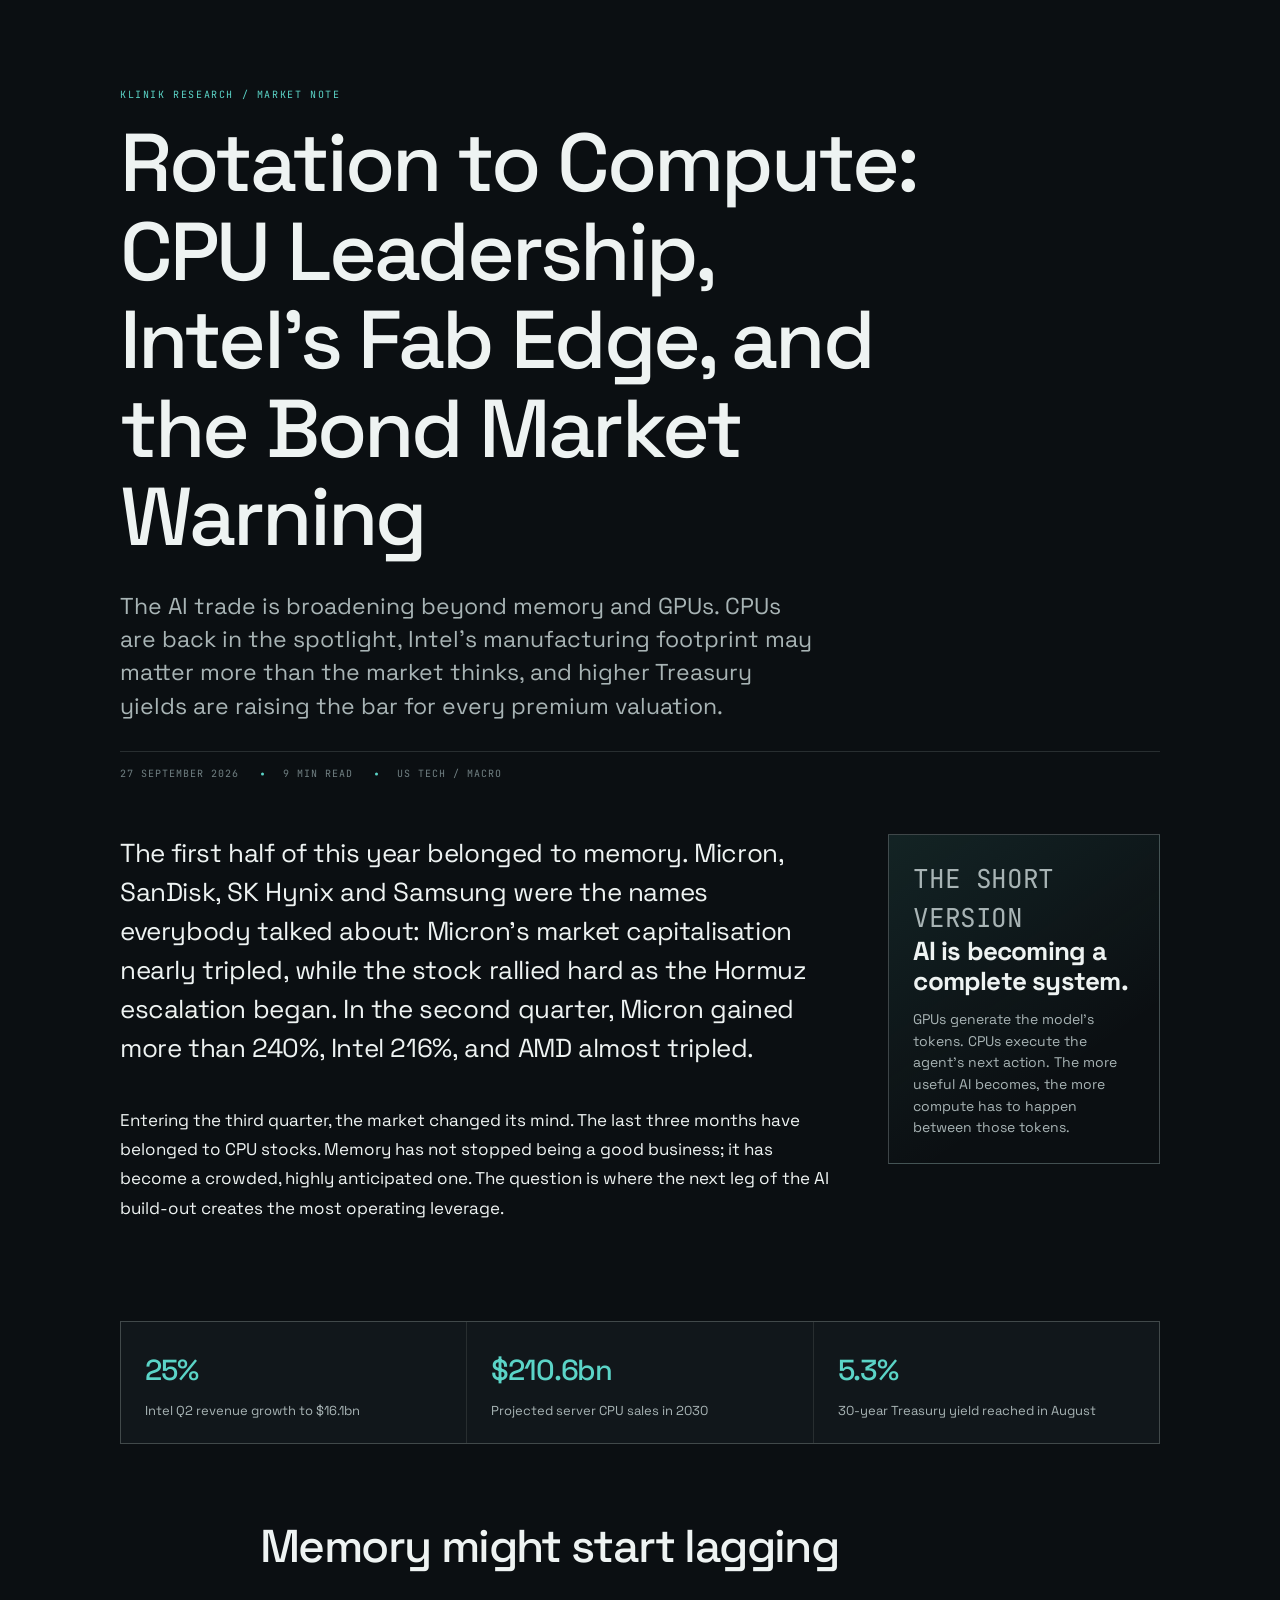
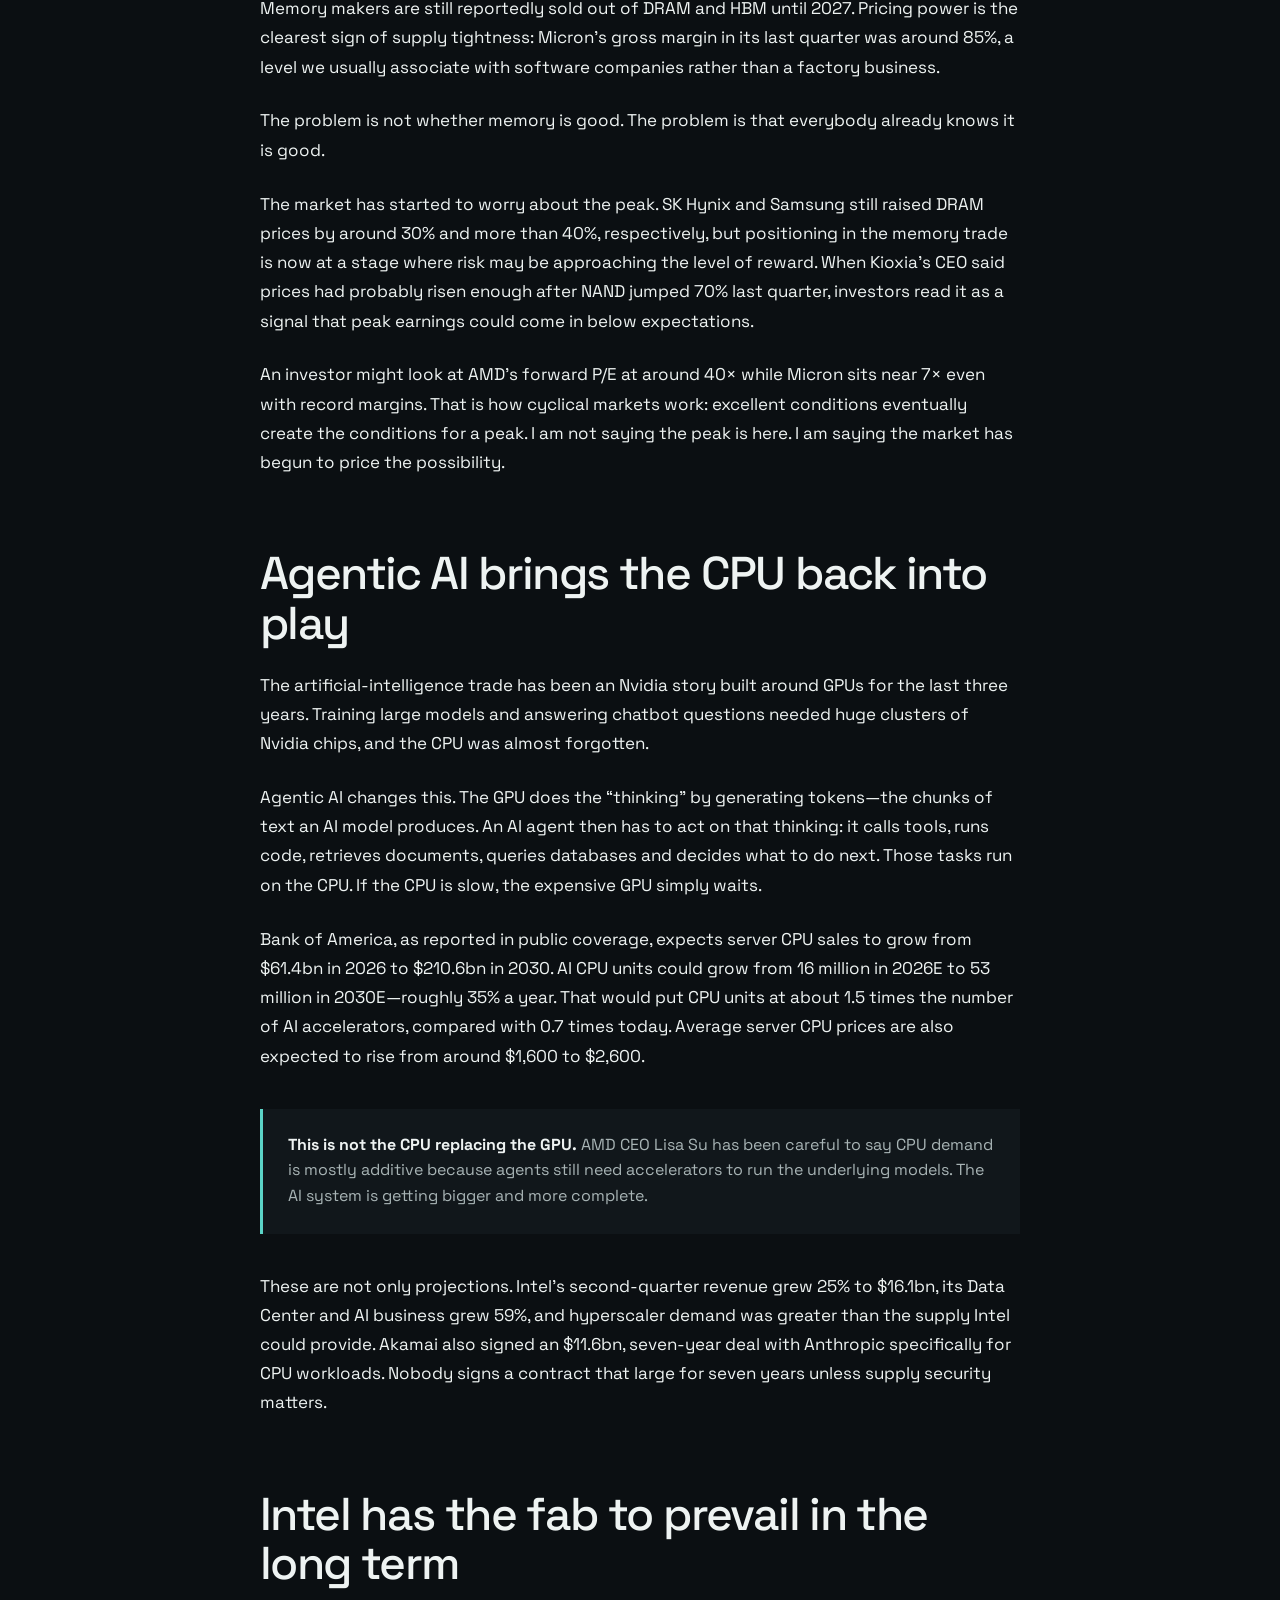
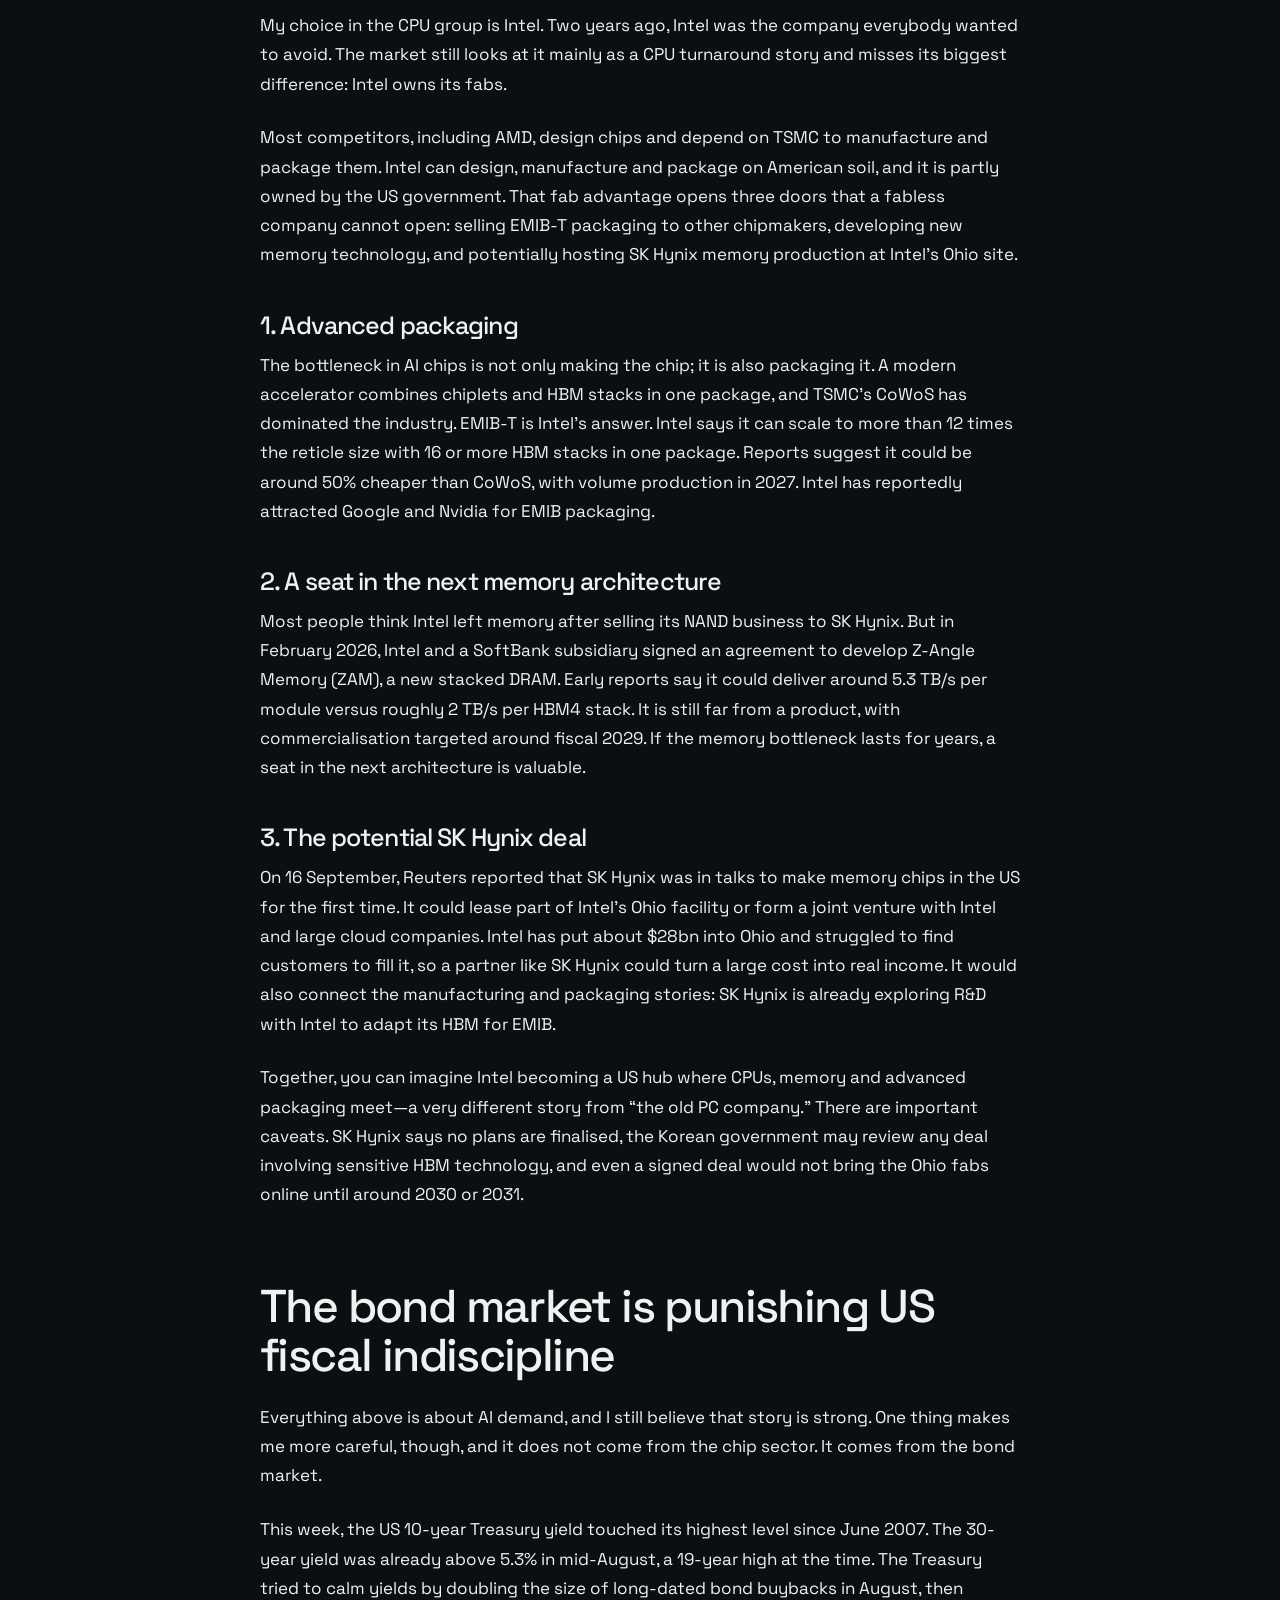
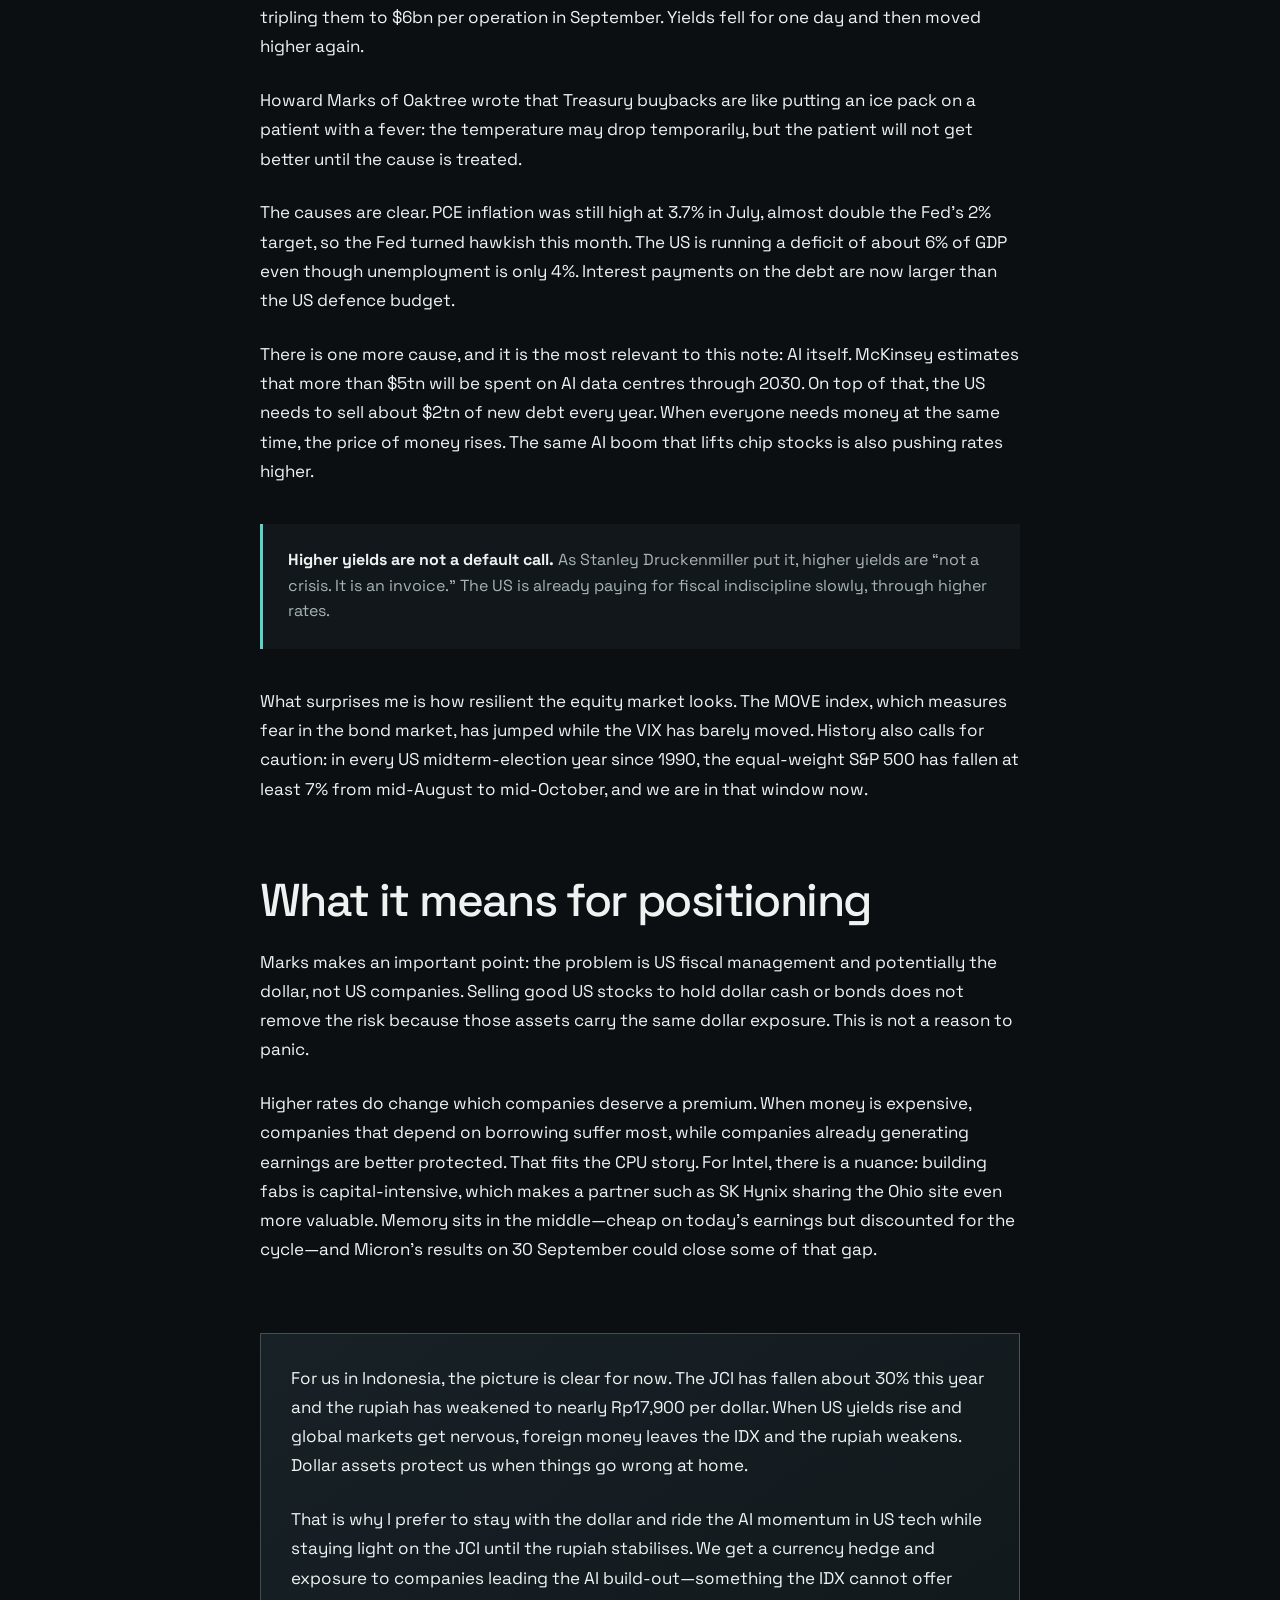
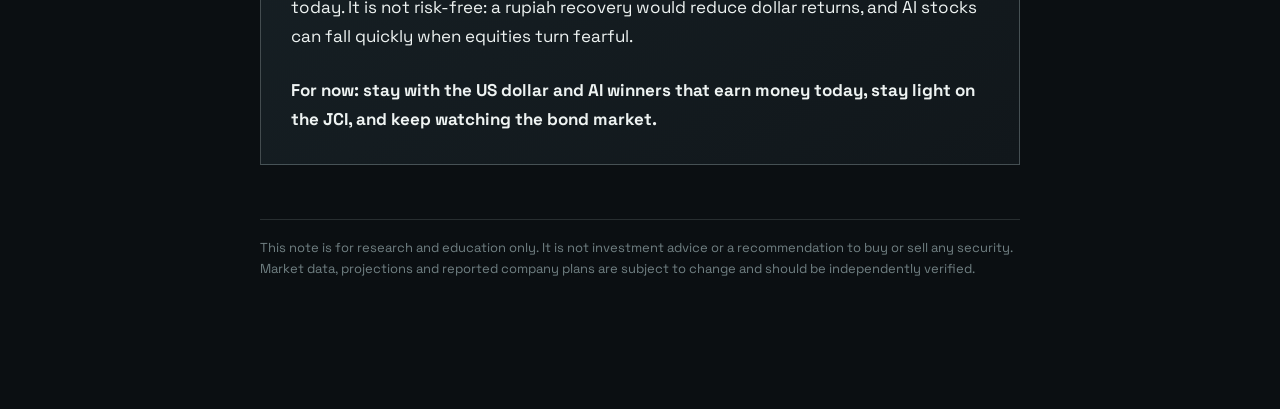
<file: content/rotation-to-compute-cpu-leader.html>
<!doctype html>
<html lang="en" data-theme="dark">
<head>
  <meta charset="utf-8">
  <meta name="viewport" content="width=device-width, initial-scale=1">
  <meta name="description" content="Why the market is rotating from memory into CPUs, why Intel's fab edge matters, and what the bond market is warning investors about.">
  <title>Rotation to Compute</title>
  <style>
    :root { --bg:#0b0f12; --surface:#11171b; --surface-2:#172126; --text:#eef3f2; --dim:#a8b4b5; --mute:#718083; --line:rgba(216,232,230,.14); --line-2:rgba(216,232,230,.25); --accent:#5bd4c7; --accent-soft:rgba(91,212,199,.1); --sans:"Space Grotesk",Arial,sans-serif; --mono:"JetBrains Mono",ui-monospace,monospace; }
    [data-theme="light"] { --bg:#f4f7f6; --surface:#fff; --surface-2:#e8efed; --text:#14201f; --dim:#516260; --mute:#7a8986; --line:rgba(20,32,31,.14); --line-2:rgba(20,32,31,.25); --accent:#087e73; --accent-soft:rgba(8,126,115,.08); }
    @font-face { font-family:"Space Grotesk"; src:url('/assets/fonts/space-grotesk.woff2') format('woff2'); font-display:swap; }
    @font-face { font-family:"JetBrains Mono"; src:url('/assets/fonts/jetbrains-mono.woff2') format('woff2'); font-display:swap; }
    * { box-sizing:border-box; }
    html { background:var(--bg); }
    body { margin:0; background:var(--bg); color:var(--text); font-family:var(--sans); font-size:17px; line-height:1.72; }
    .story { width:min(1040px, calc(100% - 40px)); margin:0 auto; padding:clamp(34px,7vw,88px) 0 110px; }
    .kicker { margin:0 0 18px; color:var(--accent); font:10px/1.3 var(--mono); letter-spacing:.16em; text-transform:uppercase; }
    h1,h2,h3 { font-weight:500; letter-spacing:-.035em; line-height:1.08; }
    h1 { max-width:820px; margin:0; font-size:clamp(44px,7vw,82px); }
    .deck { max-width:700px; margin:28px 0 0; color:var(--dim); font-size:clamp(18px,2.4vw,23px); line-height:1.45; }
    .byline { display:flex; flex-wrap:wrap; gap:12px 22px; margin:28px 0 54px; padding-top:15px; border-top:1px solid var(--line); color:var(--mute); font:10px var(--mono); letter-spacing:.1em; text-transform:uppercase; }
    .byline span + span { position:relative; padding-left:22px; }
    .byline span + span::before { content:""; position:absolute; left:0; top:50%; width:3px; height:3px; border-radius:50%; background:var(--accent); transform:translateY(-50%); }
    .lead { display:grid; grid-template-columns:minmax(0,1.45fr) minmax(220px,.55fr); gap:52px; align-items:start; margin-bottom:74px; }
    .lead p:first-child { margin-top:0; font-size:clamp(20px,2.5vw,26px); line-height:1.5; letter-spacing:-.015em; }
    .signal { padding:24px; border:1px solid var(--line-2); background:linear-gradient(145deg,var(--accent-soft),transparent 70%); }
    .signal-label { margin:0 0 18px; color:var(--accent); font:10px var(--mono); letter-spacing:.13em; text-transform:uppercase; }
    .signal strong { display:block; margin-bottom:12px; font-size:26px; line-height:1.15; letter-spacing:-.03em; }
    .signal p { margin:0; color:var(--dim); font-size:14px; line-height:1.55; }
    .stats { display:grid; grid-template-columns:repeat(3,1fr); gap:1px; margin:0 0 78px; border:1px solid var(--line); background:var(--line); }
    .stat { padding:23px 24px; background:var(--surface); }
    .stat b { display:block; margin-bottom:7px; color:var(--accent); font-size:29px; font-weight:500; letter-spacing:-.04em; }
    .stat span { display:block; color:var(--dim); font-size:13px; line-height:1.4; }
    .section { max-width:760px; margin:0 auto; }
    h2 { margin:72px 0 22px; font-size:clamp(30px,4vw,46px); }
    h3 { margin:42px 0 12px; font-size:25px; }
    p { margin:0 0 1.45em; }
    .callout { margin:38px 0; padding:23px 25px 25px; border-left:3px solid var(--accent); background:var(--surface); }
    .callout p { margin:0; color:var(--dim); font-size:16px; line-height:1.6; }
    .callout strong { color:var(--text); }
    .closing { margin-top:68px; padding:30px; border:1px solid var(--line-2); background:linear-gradient(145deg,var(--surface-2),var(--surface)); }
    .closing p:last-child { margin-bottom:0; }
    .disclaimer { margin-top:54px; padding-top:18px; border-top:1px solid var(--line); color:var(--mute); font-size:13px; line-height:1.6; }
    @media (max-width:760px) { .story { width:min(100% - 32px, 680px); padding-top:42px; } .lead { grid-template-columns:1fr; gap:26px; margin-bottom:55px; } .stats { grid-template-columns:1fr; margin-bottom:56px; } h2 { margin-top:54px; } .closing { padding:22px; } }
  </style>
</head>
<body>
  <main class="story">
    <header>
      <p class="kicker">KLINIK RESEARCH / MARKET NOTE</p>
      <h1>Rotation to Compute: CPU Leadership, Intel’s Fab Edge, and the Bond Market Warning</h1>
      <p class="deck">The AI trade is broadening beyond memory and GPUs. CPUs are back in the spotlight, Intel’s manufacturing footprint may matter more than the market thinks, and higher Treasury yields are raising the bar for every premium valuation.</p>
      <div class="byline"><span>27 September 2026</span><span>9 min read</span><span>US tech / macro</span></div>
    </header>

    <section class="lead">
      <div>
        <p>The first half of this year belonged to memory. Micron, SanDisk, SK Hynix and Samsung were the names everybody talked about: Micron’s market capitalisation nearly tripled, while the stock rallied hard as the Hormuz escalation began. In the second quarter, Micron gained more than 240%, Intel 216%, and AMD almost tripled.</p>
        <p>Entering the third quarter, the market changed its mind. The last three months have belonged to CPU stocks. Memory has not stopped being a good business; it has become a crowded, highly anticipated one. The question is where the next leg of the AI build-out creates the most operating leverage.</p>
      </div>
      <aside class="signal"><p class="signal-label">The short version</p><strong>AI is becoming a complete system.</strong><p>GPUs generate the model’s tokens. CPUs execute the agent’s next action. The more useful AI becomes, the more compute has to happen between those tokens.</p></aside>
    </section>

    <div class="stats" aria-label="Key figures from the note">
      <div class="stat"><b>25%</b><span>Intel Q2 revenue growth to $16.1bn</span></div>
      <div class="stat"><b>$210.6bn</b><span>Projected server CPU sales in 2030</span></div>
      <div class="stat"><b>5.3%</b><span>30-year Treasury yield reached in August</span></div>
    </div>

    <article class="section">
      <h2>Memory might start lagging</h2>
      <p>Memory makers are still reportedly sold out of DRAM and HBM until 2027. Pricing power is the clearest sign of supply tightness: Micron’s gross margin in its last quarter was around 85%, a level we usually associate with software companies rather than a factory business.</p>
      <p>The problem is not whether memory is good. The problem is that everybody already knows it is good.</p>
      <p>The market has started to worry about the peak. SK Hynix and Samsung still raised DRAM prices by around 30% and more than 40%, respectively, but positioning in the memory trade is now at a stage where risk may be approaching the level of reward. When Kioxia’s CEO said prices had probably risen enough after NAND jumped 70% last quarter, investors read it as a signal that peak earnings could come in below expectations.</p>
      <p>An investor might look at AMD’s forward P/E at around 40× while Micron sits near 7× even with record margins. That is how cyclical markets work: excellent conditions eventually create the conditions for a peak. I am not saying the peak is here. I am saying the market has begun to price the possibility.</p>

      <h2>Agentic AI brings the CPU back into play</h2>
      <p>The artificial-intelligence trade has been an Nvidia story built around GPUs for the last three years. Training large models and answering chatbot questions needed huge clusters of Nvidia chips, and the CPU was almost forgotten.</p>
      <p>Agentic AI changes this. The GPU does the “thinking” by generating tokens—the chunks of text an AI model produces. An AI agent then has to act on that thinking: it calls tools, runs code, retrieves documents, queries databases and decides what to do next. Those tasks run on the CPU. If the CPU is slow, the expensive GPU simply waits.</p>
      <p>Bank of America, as reported in public coverage, expects server CPU sales to grow from $61.4bn in 2026 to $210.6bn in 2030. AI CPU units could grow from 16 million in 2026E to 53 million in 2030E—roughly 35% a year. That would put CPU units at about 1.5 times the number of AI accelerators, compared with 0.7 times today. Average server CPU prices are also expected to rise from around $1,600 to $2,600.</p>
      <div class="callout"><p><strong>This is not the CPU replacing the GPU.</strong> AMD CEO Lisa Su has been careful to say CPU demand is mostly additive because agents still need accelerators to run the underlying models. The AI system is getting bigger and more complete.</p></div>
      <p>These are not only projections. Intel’s second-quarter revenue grew 25% to $16.1bn, its Data Center and AI business grew 59%, and hyperscaler demand was greater than the supply Intel could provide. Akamai also signed an $11.6bn, seven-year deal with Anthropic specifically for CPU workloads. Nobody signs a contract that large for seven years unless supply security matters.</p>

      <h2>Intel has the fab to prevail in the long term</h2>
      <p>My choice in the CPU group is Intel. Two years ago, Intel was the company everybody wanted to avoid. The market still looks at it mainly as a CPU turnaround story and misses its biggest difference: Intel owns its fabs.</p>
      <p>Most competitors, including AMD, design chips and depend on TSMC to manufacture and package them. Intel can design, manufacture and package on American soil, and it is partly owned by the US government. That fab advantage opens three doors that a fabless company cannot open: selling EMIB-T packaging to other chipmakers, developing new memory technology, and potentially hosting SK Hynix memory production at Intel’s Ohio site.</p>
      <h3>1. Advanced packaging</h3>
      <p>The bottleneck in AI chips is not only making the chip; it is also packaging it. A modern accelerator combines chiplets and HBM stacks in one package, and TSMC’s CoWoS has dominated the industry. EMIB-T is Intel’s answer. Intel says it can scale to more than 12 times the reticle size with 16 or more HBM stacks in one package. Reports suggest it could be around 50% cheaper than CoWoS, with volume production in 2027. Intel has reportedly attracted Google and Nvidia for EMIB packaging.</p>
      <h3>2. A seat in the next memory architecture</h3>
      <p>Most people think Intel left memory after selling its NAND business to SK Hynix. But in February 2026, Intel and a SoftBank subsidiary signed an agreement to develop Z-Angle Memory (ZAM), a new stacked DRAM. Early reports say it could deliver around 5.3 TB/s per module versus roughly 2 TB/s per HBM4 stack. It is still far from a product, with commercialisation targeted around fiscal 2029. If the memory bottleneck lasts for years, a seat in the next architecture is valuable.</p>
      <h3>3. The potential SK Hynix deal</h3>
      <p>On 16 September, Reuters reported that SK Hynix was in talks to make memory chips in the US for the first time. It could lease part of Intel’s Ohio facility or form a joint venture with Intel and large cloud companies. Intel has put about $28bn into Ohio and struggled to find customers to fill it, so a partner like SK Hynix could turn a large cost into real income. It would also connect the manufacturing and packaging stories: SK Hynix is already exploring R&amp;D with Intel to adapt its HBM for EMIB.</p>
      <p>Together, you can imagine Intel becoming a US hub where CPUs, memory and advanced packaging meet—a very different story from “the old PC company.” There are important caveats. SK Hynix says no plans are finalised, the Korean government may review any deal involving sensitive HBM technology, and even a signed deal would not bring the Ohio fabs online until around 2030 or 2031.</p>

      <h2>The bond market is punishing US fiscal indiscipline</h2>
      <p>Everything above is about AI demand, and I still believe that story is strong. One thing makes me more careful, though, and it does not come from the chip sector. It comes from the bond market.</p>
      <p>This week, the US 10-year Treasury yield touched its highest level since June 2007. The 30-year yield was already above 5.3% in mid-August, a 19-year high at the time. The Treasury tried to calm yields by doubling the size of long-dated bond buybacks in August, then tripling them to $6bn per operation in September. Yields fell for one day and then moved higher again.</p>
      <p>Howard Marks of Oaktree wrote that Treasury buybacks are like putting an ice pack on a patient with a fever: the temperature may drop temporarily, but the patient will not get better until the cause is treated.</p>
      <p>The causes are clear. PCE inflation was still high at 3.7% in July, almost double the Fed’s 2% target, so the Fed turned hawkish this month. The US is running a deficit of about 6% of GDP even though unemployment is only 4%. Interest payments on the debt are now larger than the US defence budget.</p>
      <p>There is one more cause, and it is the most relevant to this note: AI itself. McKinsey estimates that more than $5tn will be spent on AI data centres through 2030. On top of that, the US needs to sell about $2tn of new debt every year. When everyone needs money at the same time, the price of money rises. The same AI boom that lifts chip stocks is also pushing rates higher.</p>
      <div class="callout"><p><strong>Higher yields are not a default call.</strong> As Stanley Druckenmiller put it, higher yields are “not a crisis. It is an invoice.” The US is already paying for fiscal indiscipline slowly, through higher rates.</p></div>
      <p>What surprises me is how resilient the equity market looks. The MOVE index, which measures fear in the bond market, has jumped while the VIX has barely moved. History also calls for caution: in every US midterm-election year since 1990, the equal-weight S&amp;P 500 has fallen at least 7% from mid-August to mid-October, and we are in that window now.</p>

      <h2>What it means for positioning</h2>
      <p>Marks makes an important point: the problem is US fiscal management and potentially the dollar, not US companies. Selling good US stocks to hold dollar cash or bonds does not remove the risk because those assets carry the same dollar exposure. This is not a reason to panic.</p>
      <p>Higher rates do change which companies deserve a premium. When money is expensive, companies that depend on borrowing suffer most, while companies already generating earnings are better protected. That fits the CPU story. For Intel, there is a nuance: building fabs is capital-intensive, which makes a partner such as SK Hynix sharing the Ohio site even more valuable. Memory sits in the middle—cheap on today’s earnings but discounted for the cycle—and Micron’s results on 30 September could close some of that gap.</p>
      <div class="closing">
        <p>For us in Indonesia, the picture is clear for now. The JCI has fallen about 30% this year and the rupiah has weakened to nearly Rp17,900 per dollar. When US yields rise and global markets get nervous, foreign money leaves the IDX and the rupiah weakens. Dollar assets protect us when things go wrong at home.</p>
        <p>That is why I prefer to stay with the dollar and ride the AI momentum in US tech while staying light on the JCI until the rupiah stabilises. We get a currency hedge and exposure to companies leading the AI build-out—something the IDX cannot offer today. It is not risk-free: a rupiah recovery would reduce dollar returns, and AI stocks can fall quickly when equities turn fearful.</p>
        <p><strong>For now: stay with the US dollar and AI winners that earn money today, stay light on the JCI, and keep watching the bond market.</strong></p>
      </div>
      <p class="disclaimer">This note is for research and education only. It is not investment advice or a recommendation to buy or sell any security. Market data, projections and reported company plans are subject to change and should be independently verified.</p>
    </article>
  </main>
</body>
</html>
</file>
